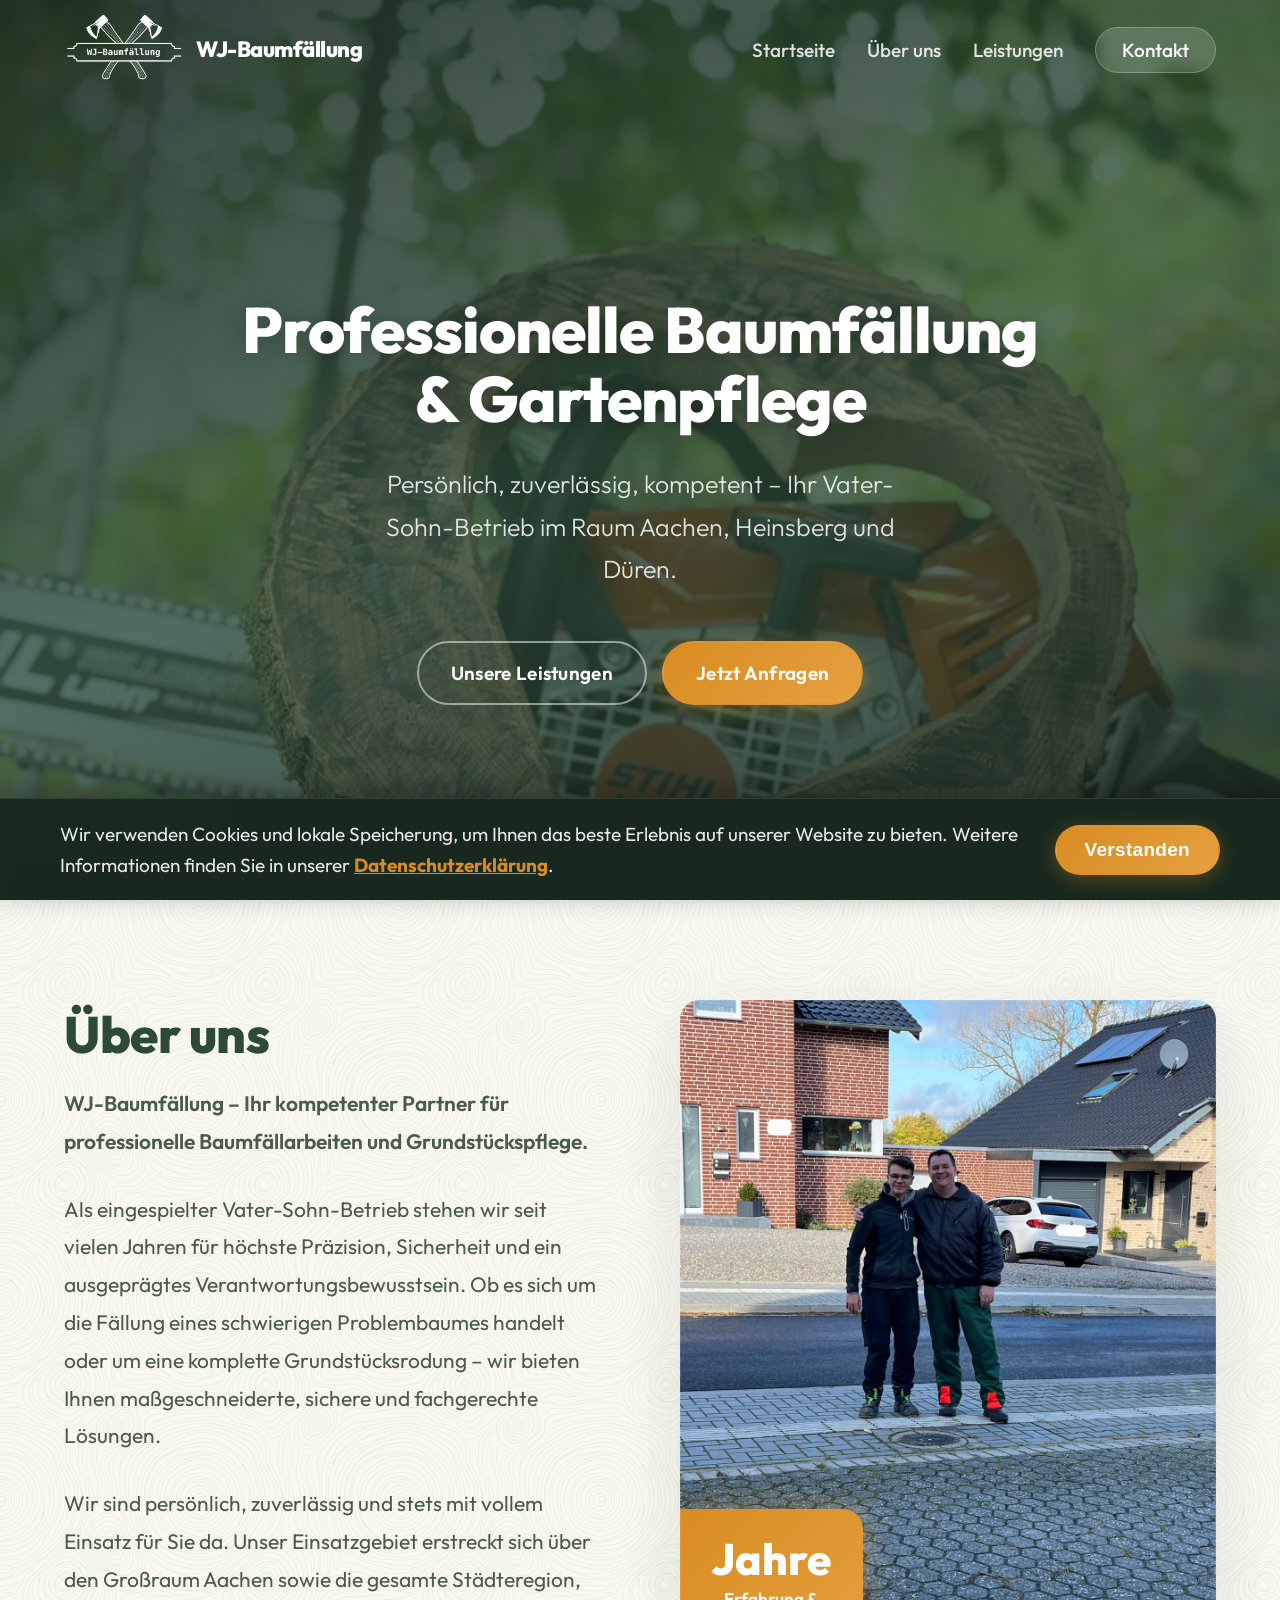
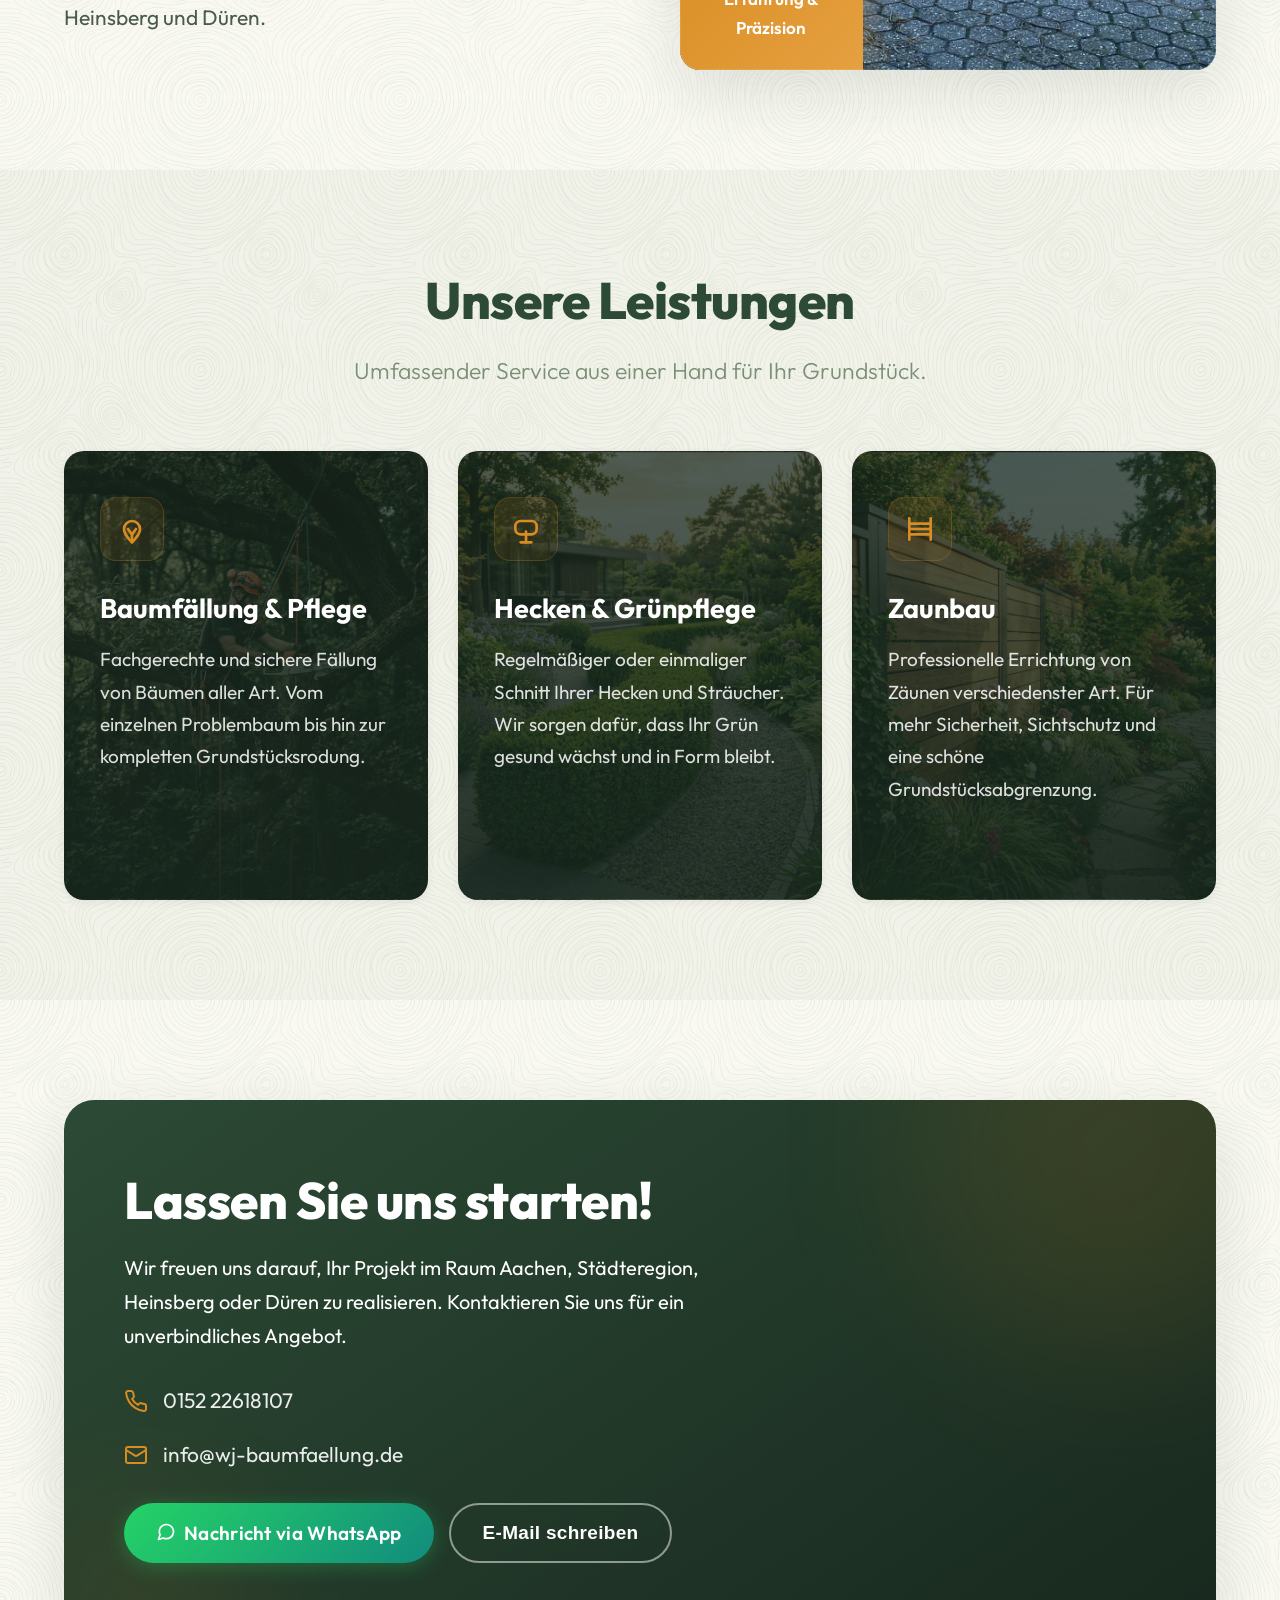
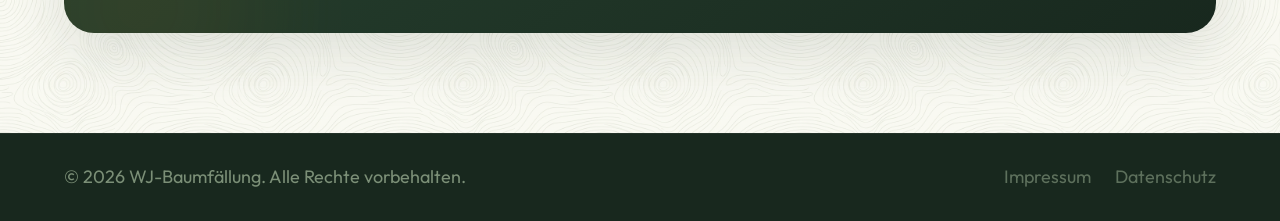
<file: index.html>
<!DOCTYPE html>
<html lang="de">
<head>
    <meta charset="UTF-8">
    <meta name="viewport" content="width=device-width, initial-scale=1.0">
    <title>WJ-Baumfällung | Professionelle Baumfällarbeiten & Grundstückspflege</title>
    <meta name="description" content="WJ-Baumfällung – Ihr kompetenter Partner für professionelle Baumfällarbeiten und Grundstückspflege in Aachen, Heinsberg und Düren.">
    <link rel="stylesheet" href="style.css?v=1.1">
    <!-- Google Fonts: Outfit -->
    <link href="https://fonts.googleapis.com/css2?family=Outfit:wght@300;400;600;800&display=swap" rel="stylesheet">
</head>
<body>

    <!-- Navigation -->
    <nav class="navbar" id="navbar">
        <div class="nav-container">
            <a href="#" class="logo-link">
                <img src="Logo.svg" alt="WJ-Baumfällung Logo" class="logo">
                <span class="logo-text">WJ-Baumfällung</span>
            </a>
            <div class="hamburger" id="hamburger">
                <span></span>
                <span></span>
                <span></span>
            </div>
            <ul class="nav-links" id="nav-links">
                <li><a href="#home">Startseite</a></li>
                <li><a href="#about">Über uns</a></li>
                <li><a href="#services">Leistungen</a></li>
                <li><a href="#contact" class="btn-nav">Kontakt</a></li>
            </ul>
        </div>
    </nav>

    <!-- Hero-Bereich (Startseite) -->
    <section id="home" class="hero">
        <div class="hero-content">
            <h1 class="hero-title">Professionelle Baumfällung & Gartenpflege</h1>
            <p class="hero-subtitle">Persönlich, zuverlässig, kompetent – Ihr Vater-Sohn-Betrieb im Raum Aachen, Heinsberg und Düren.</p>
            <div class="hero-buttons">
                <a href="#services" class="btn btn-outline">Unsere Leistungen</a>
                <a href="#contact" class="btn btn-primary">Jetzt Anfragen</a>
            </div>
        </div>
        <div class="hero-bg"></div>
    </section>

    <!-- Über uns-Bereich -->
    <section id="about" class="about section-padding section-pattern">
        <div class="container">
            <div class="about-grid">
                <div class="about-text reveal">
                    <h2 class="section-title">Über uns</h2>
                    <p class="lead">WJ-Baumfällung – Ihr kompetenter Partner für professionelle Baumfällarbeiten und Grundstückspflege.</p>
                    <p>Als eingespielter Vater-Sohn-Betrieb stehen wir seit vielen Jahren für höchste Präzision, Sicherheit und ein ausgeprägtes Verantwortungsbewusstsein. Ob es sich um die Fällung eines schwierigen Problembaumes handelt oder um eine komplette Grundstücksrodung – wir bieten Ihnen maßgeschneiderte, sichere und fachgerechte Lösungen.</p>
                    <p>Wir sind persönlich, zuverlässig und stets mit vollem Einsatz für Sie da. Unser Einsatzgebiet erstreckt sich über den Großraum Aachen sowie die gesamte Städteregion, Heinsberg und Düren.</p>
                </div>
                <div class="about-image-wrapper reveal reveal-delay-2">
                    <!-- We use one of the images as a placeholder for the about section -->
                    <img src="VuS.jpg" alt="Vater und Sohn bei der Arbeit" class="about-img">
                    <div class="experience-badge">
                        <span class="years">Jahre</span>
                        <span class="text">Erfahrung &<br>Präzision</span>
                    </div>
                </div>
            </div>
        </div>
    </section>

    <!-- Leistungs-Bereich -->
    <section id="services" class="services section-padding bg-light section-pattern">
        <div class="container">
            <div class="section-header center">
                <h2 class="section-title reveal">Unsere Leistungen</h2>
                <p class="section-subtitle reveal reveal-delay-1">Umfassender Service aus einer Hand für Ihr Grundstück.</p>
            </div>
            <div class="services-grid">
                <!-- Service 1 -->
                <div class="service-card reveal reveal-delay-1" data-gallery="Baumfaellung" data-gallery-title="Baumfällung &amp; Pflege">
                    <div class="service-icon">
                        <svg xmlns="http://www.w3.org/2000/svg" width="32" height="32" viewBox="0 0 24 24" fill="none" stroke="currentColor" stroke-width="2" stroke-linecap="round" stroke-linejoin="round"><path d="M12 22v-6"/><path d="M12 16L9 12"/><path d="M12 16l3-4"/><path d="M6 12a6 6 0 1 1 12 0c0 4-6 10-6 10s-6-6-6-10Z"/></svg>
                    </div>
                    <h3 class="service-title">Baumfällung &amp; Pflege</h3>
                    <p class="service-desc">Fachgerechte und sichere Fällung von Bäumen aller Art. Vom einzelnen Problembaum bis hin zur kompletten Grundstücksrodung.</p>
                    <span class="service-gallery-hint">Galerie ansehen →</span>
                </div>
                <!-- Service 2 -->
                <div class="service-card reveal reveal-delay-2" data-gallery="Hecken" data-gallery-title="Hecken &amp; Grünpflege">
                    <div class="service-icon">
                        <svg xmlns="http://www.w3.org/2000/svg" width="32" height="32" viewBox="0 0 24 24" fill="none" stroke="currentColor" stroke-width="2" stroke-linecap="round" stroke-linejoin="round"><path d="M4 10a4 4 0 0 1 4-4h8a4 4 0 0 1 4 4v2a4 4 0 0 1-4 4H8a4 4 0 0 1-4-4v-2Z"/><path d="M12 14v8"/><path d="M8 22h8"/></svg>
                    </div>
                    <h3 class="service-title">Hecken &amp; Grünpflege</h3>
                    <p class="service-desc">Regelmäßiger oder einmaliger Schnitt Ihrer Hecken und Sträucher. Wir sorgen dafür, dass Ihr Grün gesund wächst und in Form bleibt.</p>
                    <span class="service-gallery-hint">Galerie ansehen →</span>
                </div>
                <!-- Service 3 -->
                <div class="service-card reveal reveal-delay-3" data-gallery="Zaun" data-gallery-title="Zaunbau">
                    <div class="service-icon">
                        <svg xmlns="http://www.w3.org/2000/svg" width="32" height="32" viewBox="0 0 24 24" fill="none" stroke="currentColor" stroke-width="2" stroke-linecap="round" stroke-linejoin="round"><path d="M4 4v16"/><path d="M20 4v16"/><path d="M4 12h16"/><path d="M4 8h16"/><path d="M4 16h16"/></svg>
                    </div>
                    <h3 class="service-title">Zaunbau</h3>
                    <p class="service-desc">Professionelle Errichtung von Zäunen verschiedenster Art. Für mehr Sicherheit, Sichtschutz und eine schöne Grundstücksabgrenzung.</p>
                    <span class="service-gallery-hint">Galerie ansehen →</span>
                </div>
            </div>
        </div>
    </section>

    <!-- Galerie-Modal für Leistungen -->
    <div id="service-gallery-modal" class="service-gallery-modal">
        <div class="sgm-header">
            <h2 id="sgm-title" class="sgm-title"></h2>
            <span id="sgm-close" class="sgm-close">&times;</span>
        </div>
        <div class="sgm-grid" id="sgm-grid">
            <!-- Bilder werden per JS eingefügt -->
        </div>
    </div>

    <!-- Lightbox für die Einzelbildansicht -->
    <div id="lightbox" class="lightbox">
        <span class="lightbox-close">&times;</span>
        <img class="lightbox-content" id="lightbox-img">
    </div>

    <!-- Kontakt-Bereich -->
    <section id="contact" class="contact section-padding section-pattern">
        <div class="container">
            <div class="contact-box reveal">
                <div class="contact-info">
                    <h2 class="section-title text-white">Lassen Sie uns starten!</h2>
                    <p class="text-white">Wir freuen uns darauf, Ihr Projekt im Raum Aachen, Städteregion, Heinsberg oder Düren zu realisieren. Kontaktieren Sie uns für ein unverbindliches Angebot.</p>
                    <ul class="contact-details">
                        <li>
                            <svg xmlns="http://www.w3.org/2000/svg" width="24" height="24" viewBox="0 0 24 24" fill="none" stroke="currentColor" stroke-width="2" stroke-linecap="round" stroke-linejoin="round"><path d="M22 16.92v3a2 2 0 0 1-2.18 2 19.79 19.79 0 0 1-8.63-3.07 19.5 19.5 0 0 1-6-6 19.79 19.79 0 0 1-3.07-8.67A2 2 0 0 1 4.11 2h3a2 2 0 0 1 2 1.72 12.84 12.84 0 0 0 .7 2.81 2 2 0 0 1-.45 2.11L8.09 9.91a16 16 0 0 0 6 6l1.27-1.27a2 2 0 0 1 2.11-.45 12.84 12.84 0 0 0 2.81.7A2 2 0 0 1 22 16.92z"/></svg>
                            <span>0152 22618107</span>
                        </li>
                        <li>
                            <svg xmlns="http://www.w3.org/2000/svg" width="24" height="24" viewBox="0 0 24 24" fill="none" stroke="currentColor" stroke-width="2" stroke-linecap="round" stroke-linejoin="round"><rect width="20" height="16" x="2" y="4" rx="2"/><path d="m22 7-8.97 5.7a1.94 1.94 0 0 1-2.06 0L2 7"/></svg>
                            <span>info@wj-baumfaellung.de</span>
                        </li>
                    </ul>
                    <div style="margin-top: 30px; display: flex; gap: 15px; flex-wrap: wrap;">
                        <a href="https://wa.me/4915222618107" target="_blank" rel="noopener noreferrer" class="btn btn-whatsapp">
                            <svg xmlns="http://www.w3.org/2000/svg" width="20" height="20" viewBox="0 0 24 24" fill="none" stroke="currentColor" stroke-width="2" stroke-linecap="round" stroke-linejoin="round" style="margin-right: 8px; vertical-align: middle; margin-top: -2px;"><path d="M21 11.5a8.38 8.38 0 0 1-.9 3.8 8.5 8.5 0 0 1-7.6 4.7 8.38 8.38 0 0 1-3.8-.9L3 21l1.9-5.7a8.38 8.38 0 0 1-.9-3.8 8.5 8.5 0 0 1 4.7-7.6 8.38 8.38 0 0 1 3.8-.9h.5a8.48 8.48 0 0 1 8 8v.5z"/></svg>
                            Nachricht via WhatsApp
                        </a>
                        <button id="toggle-email-form" class="btn btn-outline" style="border-color: rgba(255,255,255,0.5);">
                            E-Mail schreiben
                        </button>
                    </div>

                    <!-- Email Form -->
                    <div id="email-form-container" class="email-form-container">
                        <form id="contact-form">
                            <div class="form-group">
                                <label for="form-email">Ihre E-Mail</label>
                                <input type="email" id="form-email" placeholder="mail@beispiel.de" required>
                            </div>
                            <div class="form-group">
                                <label for="form-subject">Anlass / Titel</label>
                                <input type="text" id="form-subject" placeholder="z.B. Baumfällung Anfrage" required>
                            </div>
                            <div class="form-group">
                                <label for="form-body">Ihre Nachricht</label>
                                <textarea id="form-body" rows="4" placeholder="Schreiben Sie hier Ihr Anliegen..." required></textarea>
                            </div>
                            <button type="submit" class="btn btn-primary" style="width: 100%;">Abschicken</button>
                        </form>
                    </div>
                </div>
            </div>
        </div>
    </section>

    <!-- Footer-Bereich -->
    <footer class="footer">
        <div class="container footer-bottom">
            <p>&copy; <span id="year"></span> WJ-Baumfällung. Alle Rechte vorbehalten.</p>
            <div class="footer-links">
                <a href="impressum.html">Impressum</a>
                <a href="datenschutz.html">Datenschutz</a>
            </div>
        </div>
    </footer>

    <!-- Cookie Banner -->
    <div id="cookie-banner" class="cookie-banner">
        <div class="cookie-content">
            <p>Wir verwenden Cookies und lokale Speicherung, um Ihnen das beste Erlebnis auf unserer Website zu bieten. Weitere Informationen finden Sie in unserer <a href="datenschutz.html">Datenschutzerklärung</a>.</p>
            <div class="cookie-buttons">
                <button id="accept-cookies" class="btn btn-primary btn-sm">Verstanden</button>
            </div>
        </div>
    </div>

    <!-- Skripte -->
    <script src="script.js?v=1.1"></script>
</body>
</html>

<!--

 __  __    _    ____  _____  __        _____ _____ _   _   _     _____     _______
|  \/  |  / \  |  _ \| ____| \ \      / /_ _|_   _| | | | | |   / _ \ \   / / ____|
| |\/| | / _ \ | | | |  _|    \ \ /\ / / | |  | | | |_| | | |  | | | \ \ / /|  _|
| |  | |/ ___ \| |_| | |___    \ V  V /  | |  | | |  _  | | |__| |_| |\ V / | |___
|_|  |_/_/   \_\____/|_____|    \_/\_/  |___| |_| |_| |_| |_____\___/  \_/  |_____|

 ______   __   __  ____    _    ____    _    ____   ___   ___  _______   __
| __ ) \ / /  | __ )  / \  | __ )  / \  | __ ) / _ \ / _ \| ____\ \ / /
|  _ \\ V /   |  _ \ / _ \ |  _ \ / _ \ |  _ \| | | | | | |  _|  \ V /
| |_) || |    | |_) / ___ \| |_) / ___ \| |_) | |_| | |_| | |___  | |
|____/ |_|    |____/_/   \_\____/_/   \_\____/ \___/ \___/|_____| |_|

-->
</file>
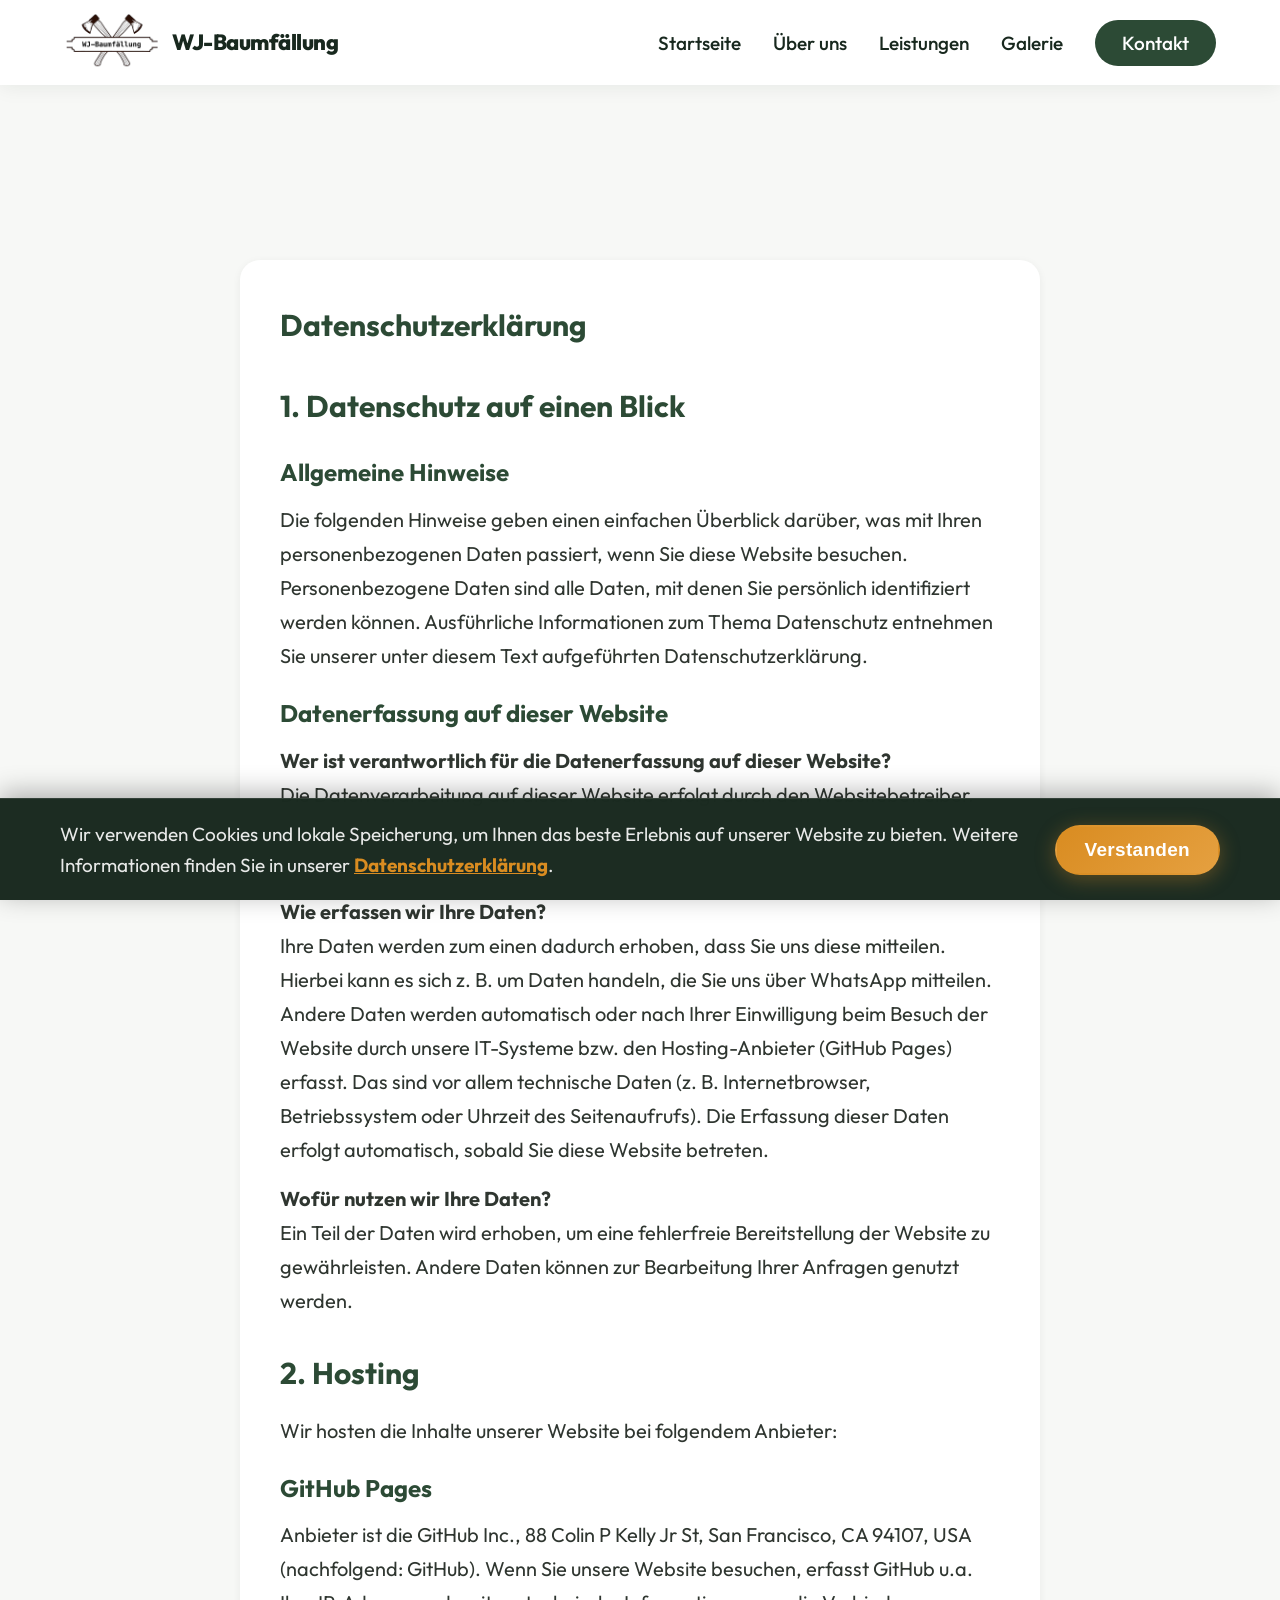
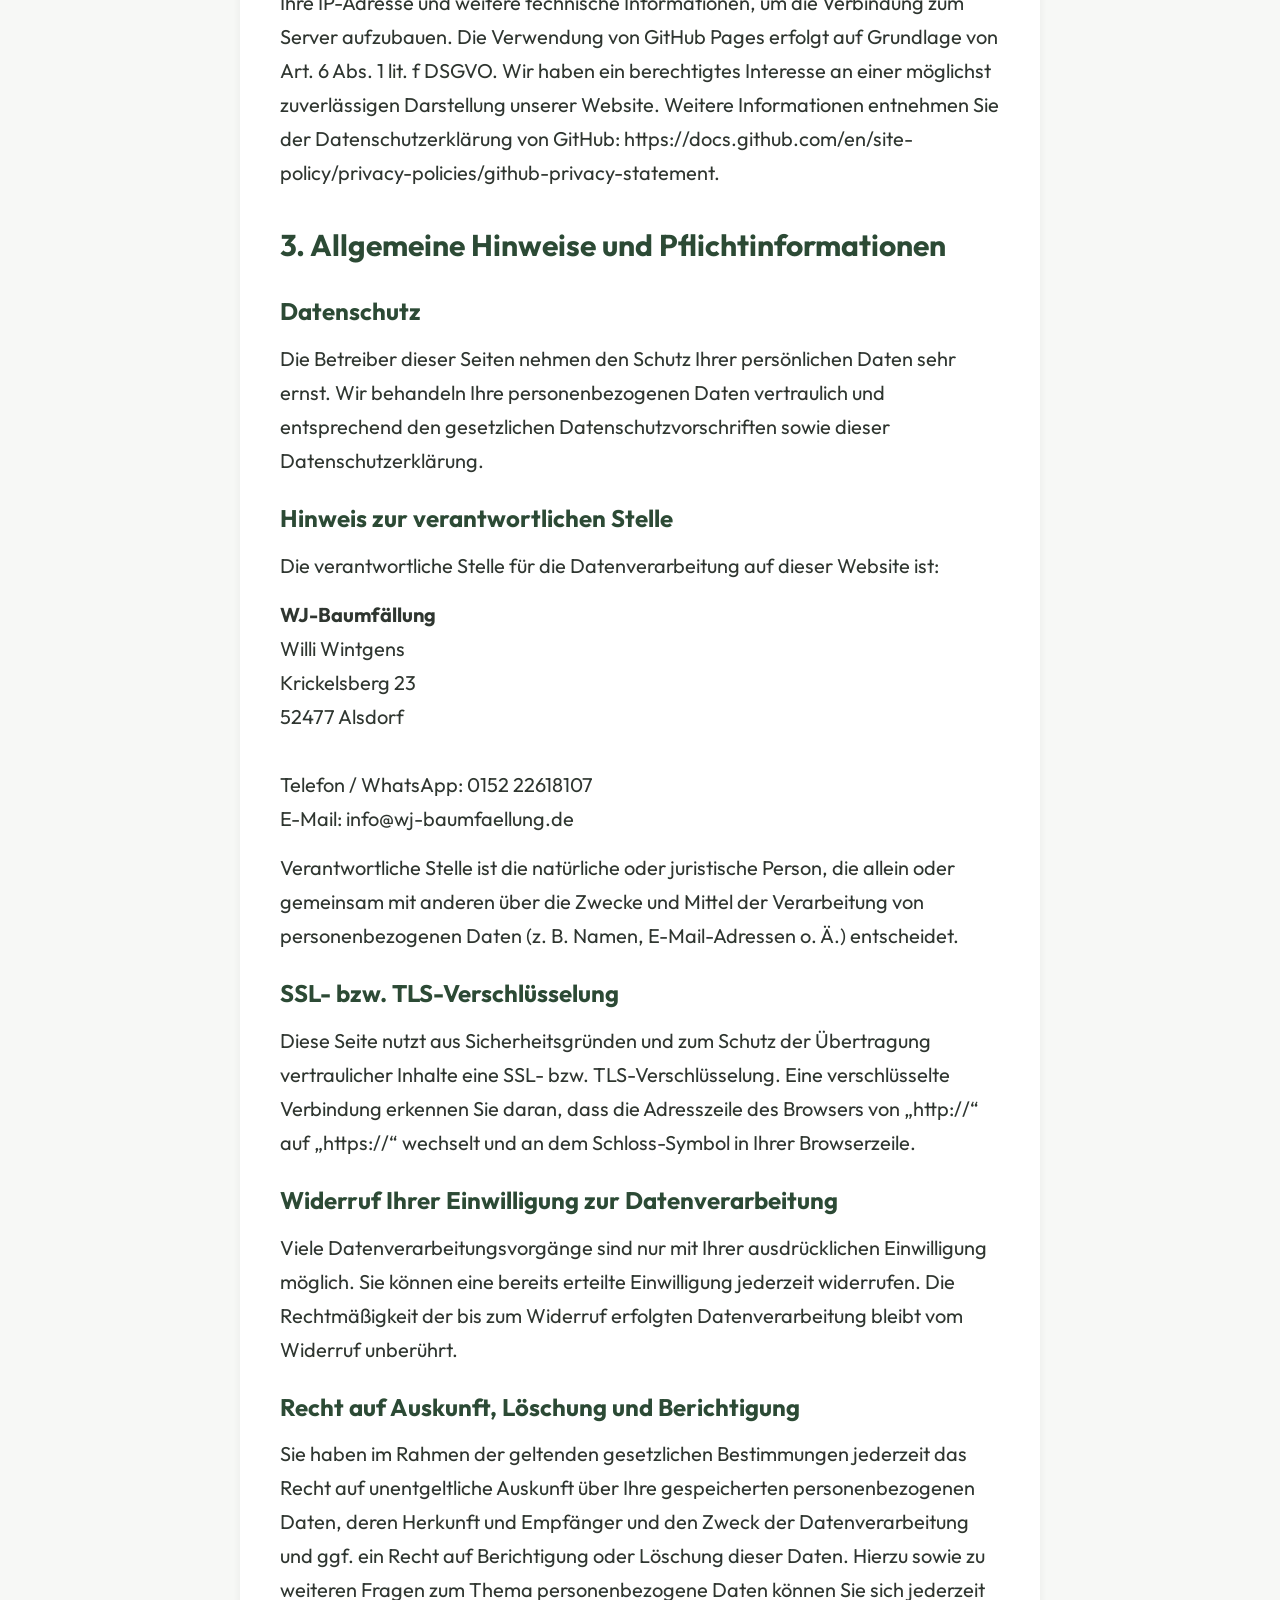
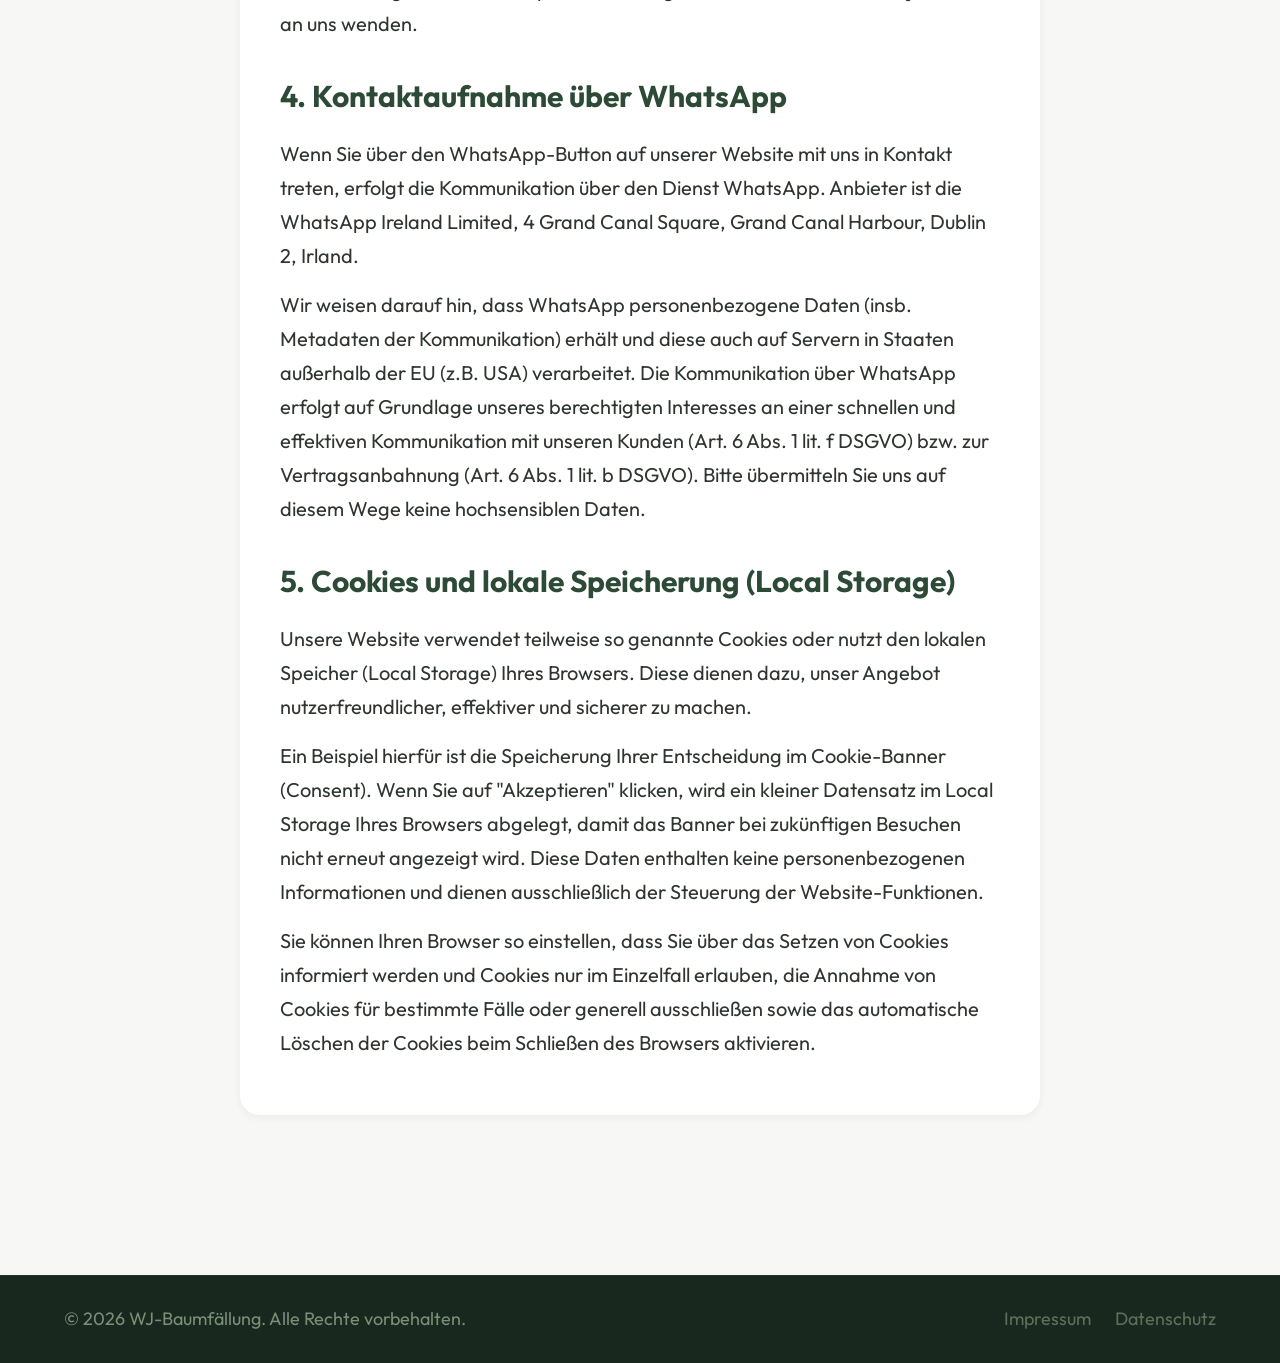
<file: datenschutz.html>
<!DOCTYPE html>
<html lang="de">
<head>
    <meta charset="UTF-8">
    <meta name="viewport" content="width=device-width, initial-scale=1.0">
    <title>Datenschutzerklärung | WJ-Baumfällung</title>
    <meta name="description" content="Datenschutzerklärung der WJ-Baumfällung">
    <link rel="stylesheet" href="style.css?v=1.1">
    <link href="https://fonts.googleapis.com/css2?family=Outfit:wght@300;400;600;800&display=swap" rel="stylesheet">
    <style>
        body { 
            padding-top: var(--nav-height); 
            display: flex;
            flex-direction: column;
            min-height: 100vh;
        }
        section {
            flex: 1;
        }
        .legal-content {
            max-width: 800px;
            margin: 60px auto;
            background: #fff;
            padding: 40px;
            border-radius: 20px;
            box-shadow: var(--shadow-sm);
        }
        .legal-content h1 {
            color: var(--color-2);
            margin-bottom: 30px;
        }
        .legal-content h2 {
            color: var(--color-2);
            margin-top: 30px;
            margin-bottom: 15px;
            font-size: 1.5rem;
        }
        .legal-content h3 {
            color: var(--color-2);
            margin-top: 20px;
            margin-bottom: 10px;
            font-size: 1.2rem;
        }
        .legal-content p, .legal-content ul {
            margin-bottom: 15px;
        }
        .legal-content ul {
            padding-left: 20px;
        }
        @media (max-width: 768px) {
            .legal-content {
                margin: 30px 20px;
                padding: 25px;
            }
            .legal-content h1 {
                font-size: 2rem;
            }
        }
    </style>
</head>
<body class="bg-light">

    <!-- Navigation -->
    <nav class="navbar scrolled" id="navbar">
        <div class="nav-container">
            <a href="index.html" class="logo-link">
                <img src="Logo.svg" alt="WJ-Baumfällung Logo" class="logo">
                <span class="logo-text">WJ-Baumfällung</span>
            </a>
            <div class="hamburger" id="hamburger">
                <span></span>
                <span></span>
                <span></span>
            </div>
            <ul class="nav-links" id="nav-links">
                <li><a href="index.html#home">Startseite</a></li>
                <li><a href="index.html#about">Über uns</a></li>
                <li><a href="index.html#services">Leistungen</a></li>
                <li><a href="index.html#gallery">Galerie</a></li>
                <li><a href="index.html#contact" class="btn-nav">Kontakt</a></li>
            </ul>
        </div>
    </nav>

    <!-- Inhalt -->
    <section class="section-padding">
        <div class="container">
            <div class="legal-content">
                <h1>Datenschutzerklärung</h1>

                <h2>1. Datenschutz auf einen Blick</h2>
                <h3>Allgemeine Hinweise</h3>
                <p>Die folgenden Hinweise geben einen einfachen Überblick darüber, was mit Ihren personenbezogenen Daten passiert, wenn Sie diese Website besuchen. Personenbezogene Daten sind alle Daten, mit denen Sie persönlich identifiziert werden können. Ausführliche Informationen zum Thema Datenschutz entnehmen Sie unserer unter diesem Text aufgeführten Datenschutzerklärung.</p>

                <h3>Datenerfassung auf dieser Website</h3>
                <p><strong>Wer ist verantwortlich für die Datenerfassung auf dieser Website?</strong><br>
                Die Datenverarbeitung auf dieser Website erfolgt durch den Websitebetreiber. Dessen Kontaktdaten können Sie dem Abschnitt „Hinweis zur Verantwortlichen Stelle“ in dieser Datenschutzerklärung entnehmen.</p>
                <p><strong>Wie erfassen wir Ihre Daten?</strong><br>
                Ihre Daten werden zum einen dadurch erhoben, dass Sie uns diese mitteilen. Hierbei kann es sich z. B. um Daten handeln, die Sie uns über WhatsApp mitteilen.<br>
                Andere Daten werden automatisch oder nach Ihrer Einwilligung beim Besuch der Website durch unsere IT-Systeme bzw. den Hosting-Anbieter (GitHub Pages) erfasst. Das sind vor allem technische Daten (z. B. Internetbrowser, Betriebssystem oder Uhrzeit des Seitenaufrufs). Die Erfassung dieser Daten erfolgt automatisch, sobald Sie diese Website betreten.</p>
                <p><strong>Wofür nutzen wir Ihre Daten?</strong><br>
                Ein Teil der Daten wird erhoben, um eine fehlerfreie Bereitstellung der Website zu gewährleisten. Andere Daten können zur Bearbeitung Ihrer Anfragen genutzt werden.</p>

                <h2>2. Hosting</h2>
                <p>Wir hosten die Inhalte unserer Website bei folgendem Anbieter:</p>
                <h3>GitHub Pages</h3>
                <p>Anbieter ist die GitHub Inc., 88 Colin P Kelly Jr St, San Francisco, CA 94107, USA (nachfolgend: GitHub). Wenn Sie unsere Website besuchen, erfasst GitHub u.a. Ihre IP-Adresse und weitere technische Informationen, um die Verbindung zum Server aufzubauen. Die Verwendung von GitHub Pages erfolgt auf Grundlage von Art. 6 Abs. 1 lit. f DSGVO. Wir haben ein berechtigtes Interesse an einer möglichst zuverlässigen Darstellung unserer Website. Weitere Informationen entnehmen Sie der Datenschutzerklärung von GitHub: <a href="https://docs.github.com/en/site-policy/privacy-policies/github-privacy-statement" target="_blank" rel="noopener">https://docs.github.com/en/site-policy/privacy-policies/github-privacy-statement</a>.</p>

                <h2>3. Allgemeine Hinweise und Pflichtinformationen</h2>
                <h3>Datenschutz</h3>
                <p>Die Betreiber dieser Seiten nehmen den Schutz Ihrer persönlichen Daten sehr ernst. Wir behandeln Ihre personenbezogenen Daten vertraulich und entsprechend den gesetzlichen Datenschutzvorschriften sowie dieser Datenschutzerklärung.</p>

                <h3>Hinweis zur verantwortlichen Stelle</h3>
                <p>Die verantwortliche Stelle für die Datenverarbeitung auf dieser Website ist:</p>
                <p>
                    <strong>WJ-Baumfällung</strong><br>
                    Willi Wintgens<br>
                    Krickelsberg 23<br>
                    52477 Alsdorf<br><br>
                    Telefon / WhatsApp: 0152 22618107<br>
                    E-Mail: info@wj-baumfaellung.de
                </p>
                <p>Verantwortliche Stelle ist die natürliche oder juristische Person, die allein oder gemeinsam mit anderen über die Zwecke und Mittel der Verarbeitung von personenbezogenen Daten (z. B. Namen, E-Mail-Adressen o. Ä.) entscheidet.</p>

                <h3>SSL- bzw. TLS-Verschlüsselung</h3>
                <p>Diese Seite nutzt aus Sicherheitsgründen und zum Schutz der Übertragung vertraulicher Inhalte eine SSL- bzw. TLS-Verschlüsselung. Eine verschlüsselte Verbindung erkennen Sie daran, dass die Adresszeile des Browsers von „http://“ auf „https://“ wechselt und an dem Schloss-Symbol in Ihrer Browserzeile.</p>

                <h3>Widerruf Ihrer Einwilligung zur Datenverarbeitung</h3>
                <p>Viele Datenverarbeitungsvorgänge sind nur mit Ihrer ausdrücklichen Einwilligung möglich. Sie können eine bereits erteilte Einwilligung jederzeit widerrufen. Die Rechtmäßigkeit der bis zum Widerruf erfolgten Datenverarbeitung bleibt vom Widerruf unberührt.</p>

                <h3>Recht auf Auskunft, Löschung und Berichtigung</h3>
                <p>Sie haben im Rahmen der geltenden gesetzlichen Bestimmungen jederzeit das Recht auf unentgeltliche Auskunft über Ihre gespeicherten personenbezogenen Daten, deren Herkunft und Empfänger und den Zweck der Datenverarbeitung und ggf. ein Recht auf Berichtigung oder Löschung dieser Daten. Hierzu sowie zu weiteren Fragen zum Thema personenbezogene Daten können Sie sich jederzeit an uns wenden.</p>

                <h2>4. Kontaktaufnahme über WhatsApp</h2>
                <p>Wenn Sie über den WhatsApp-Button auf unserer Website mit uns in Kontakt treten, erfolgt die Kommunikation über den Dienst WhatsApp. Anbieter ist die WhatsApp Ireland Limited, 4 Grand Canal Square, Grand Canal Harbour, Dublin 2, Irland.</p>
                <p>Wir weisen darauf hin, dass WhatsApp personenbezogene Daten (insb. Metadaten der Kommunikation) erhält und diese auch auf Servern in Staaten außerhalb der EU (z.B. USA) verarbeitet. Die Kommunikation über WhatsApp erfolgt auf Grundlage unseres berechtigten Interesses an einer schnellen und effektiven Kommunikation mit unseren Kunden (Art. 6 Abs. 1 lit. f DSGVO) bzw. zur Vertragsanbahnung (Art. 6 Abs. 1 lit. b DSGVO). Bitte übermitteln Sie uns auf diesem Wege keine hochsensiblen Daten.</p>

                <h2>5. Cookies und lokale Speicherung (Local Storage)</h2>
                <p>Unsere Website verwendet teilweise so genannte Cookies oder nutzt den lokalen Speicher (Local Storage) Ihres Browsers. Diese dienen dazu, unser Angebot nutzerfreundlicher, effektiver und sicherer zu machen.</p>
                <p>Ein Beispiel hierfür ist die Speicherung Ihrer Entscheidung im Cookie-Banner (Consent). Wenn Sie auf "Akzeptieren" klicken, wird ein kleiner Datensatz im Local Storage Ihres Browsers abgelegt, damit das Banner bei zukünftigen Besuchen nicht erneut angezeigt wird. Diese Daten enthalten keine personenbezogenen Informationen und dienen ausschließlich der Steuerung der Website-Funktionen.</p>
                <p>Sie können Ihren Browser so einstellen, dass Sie über das Setzen von Cookies informiert werden und Cookies nur im Einzelfall erlauben, die Annahme von Cookies für bestimmte Fälle oder generell ausschließen sowie das automatische Löschen der Cookies beim Schließen des Browsers aktivieren.</p>
            </div>
        </div>
    </section>

    <!-- Footer-Bereich -->
    <footer class="footer">
        <div class="container footer-bottom">
            <p>&copy; <span id="year"></span> WJ-Baumfällung. Alle Rechte vorbehalten.</p>
            <div class="footer-links">
                <a href="impressum.html">Impressum</a>
                <a href="datenschutz.html">Datenschutz</a>
            </div>
        </div>
    </footer>

    <!-- Cookie-Banner -->
    <div id="cookie-banner" class="cookie-banner">
        <div class="cookie-content">
            <p>Wir verwenden Cookies und lokale Speicherung, um Ihnen das beste Erlebnis auf unserer Website zu bieten. Weitere Informationen finden Sie in unserer <a href="datenschutz.html">Datenschutzerklärung</a>.</p>
            <div class="cookie-buttons">
                <button id="accept-cookies" class="btn btn-primary btn-sm">Verstanden</button>
            </div>
        </div>
    </div>

    <script>
        document.getElementById('year').textContent = new Date().getFullYear();
        const hamburger = document.getElementById('hamburger');
        const navLinks = document.getElementById('nav-links');
        if (hamburger) {
            hamburger.addEventListener('click', () => {
                navLinks.classList.toggle('active');
            });
        }
        
        // Cookie Banner Logic
        const cookieBanner = document.getElementById('cookie-banner');
        const acceptCookiesBtn = document.getElementById('accept-cookies');
        
        if (cookieBanner && acceptCookiesBtn) {
            if (!localStorage.getItem('cookiesAccepted')) {
                setTimeout(() => {
                    cookieBanner.classList.add('show');
                }, 1000);
            }
            acceptCookiesBtn.addEventListener('click', () => {
                localStorage.setItem('cookiesAccepted', 'true');
                cookieBanner.classList.remove('show');
            });
        }
    </script>
</body>
</html>
</file>
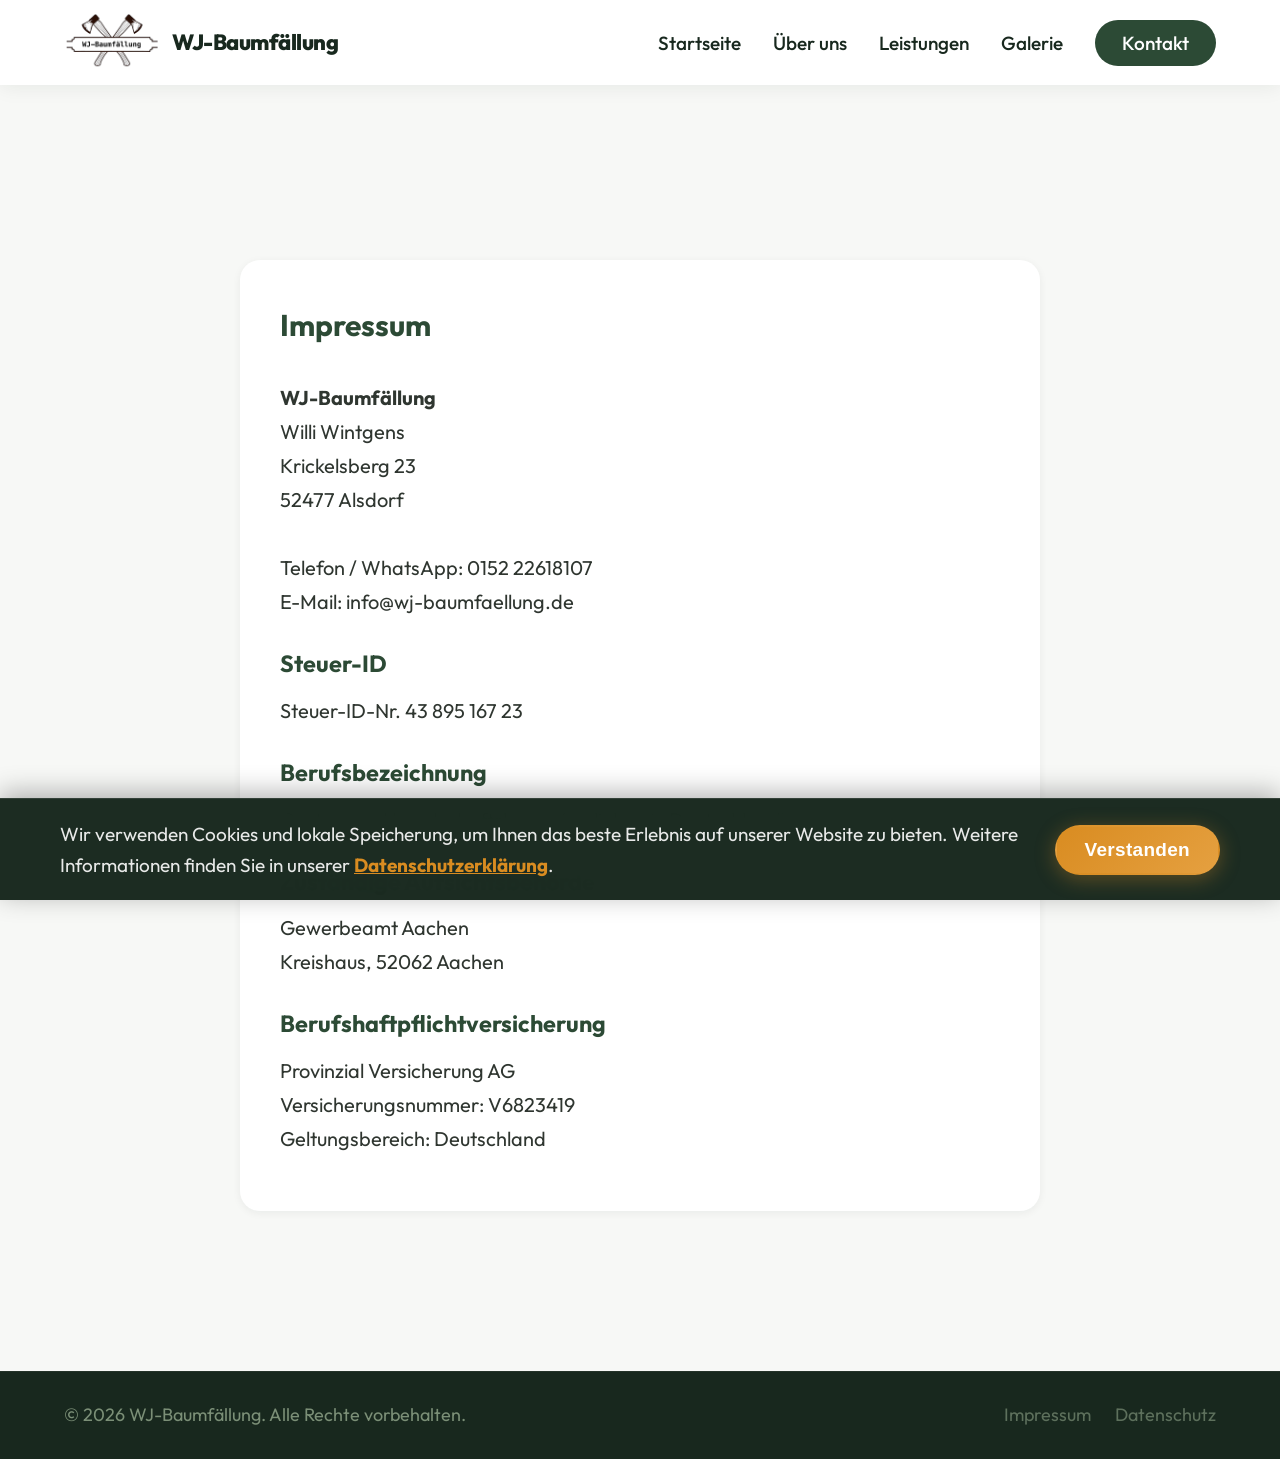
<file: impressum.html>
<!DOCTYPE html>
<html lang="de">
<head>
    <meta charset="UTF-8">
    <meta name="viewport" content="width=device-width, initial-scale=1.0">
    <title>Impressum | WJ-Baumfällung</title>
    <meta name="description" content="Impressum der WJ-Baumfällung">
    <link rel="stylesheet" href="style.css?v=1.1">
    <!-- Google Fonts: Outfit -->
    <link href="https://fonts.googleapis.com/css2?family=Outfit:wght@300;400;600;800&display=swap" rel="stylesheet">
    <style>
        /* Specific adjustments for subpages */
        body { 
            padding-top: var(--nav-height); 
            display: flex;
            flex-direction: column;
            min-height: 100vh;
        }
        section {
            flex: 1;
        }
        .legal-content {
            max-width: 800px;
            margin: 60px auto;
            background: #fff;
            padding: 40px;
            border-radius: 20px;
            box-shadow: var(--shadow-sm);
        }
        .legal-content h1 {
            color: var(--color-2);
            margin-bottom: 30px;
        }
        .legal-content h3 {
            color: var(--color-2);
            margin-top: 25px;
            margin-bottom: 10px;
        }
        .legal-content p {
            margin-bottom: 15px;
        }
        @media (max-width: 768px) {
            .legal-content {
                margin: 30px 20px;
                padding: 25px;
            }
            .legal-content h1 {
                font-size: 2rem;
            }
        }
    </style>
</head>
<body class="bg-light">

    <!-- Navigation -->
    <nav class="navbar scrolled" id="navbar">
        <div class="nav-container">
            <a href="index.html" class="logo-link">
                <img src="Logo.svg" alt="WJ-Baumfällung Logo" class="logo">
                <span class="logo-text">WJ-Baumfällung</span>
            </a>
            <div class="hamburger" id="hamburger">
                <span></span>
                <span></span>
                <span></span>
            </div>
            <ul class="nav-links" id="nav-links">
                <li><a href="index.html#home">Startseite</a></li>
                <li><a href="index.html#about">Über uns</a></li>
                <li><a href="index.html#services">Leistungen</a></li>
                <li><a href="index.html#gallery">Galerie</a></li>
                <li><a href="index.html#contact" class="btn-nav">Kontakt</a></li>
            </ul>
        </div>
    </nav>

    <!-- Inhalt -->
    <section class="section-padding">
        <div class="container">
            <div class="legal-content">
                <h1>Impressum</h1>

                <p>
                    <strong>WJ-Baumfällung</strong><br>
                    Willi Wintgens<br>
                    Krickelsberg 23<br>
                    52477 Alsdorf<br><br>
                    Telefon / WhatsApp: 0152 22618107<br>
                    E-Mail: info@wj-baumfaellung.de
                </p>
                
                <h3>Steuer-ID</h3>
                <p>Steuer-ID-Nr. 43 895 167 23</p>

                <h3>Berufsbezeichnung</h3>
                <p>Garten‑ und Landschaftsbauer (verliehen in Deutschland)</p>

                <h3>Zuständige Aufsichtsbehörde</h3>
                <p>
                    Gewerbeamt Aachen<br>
                    Kreishaus, 52062 Aachen
                </p>

                <h3>Berufshaftpflichtversicherung</h3>
                <p>
                    Provinzial Versicherung AG <br>
                    Versicherungsnummer: V6823419<br>
                    Geltungsbereich: Deutschland
                </p>
            </div>
        </div>
    </section>

    <!-- Footer-Bereich -->
    <footer class="footer">
        <div class="container footer-bottom">
            <p>&copy; <span id="year"></span> WJ-Baumfällung. Alle Rechte vorbehalten.</p>
            <div class="footer-links">
                <a href="impressum.html">Impressum</a>
                <a href="datenschutz.html">Datenschutz</a>
            </div>
        </div>
    </footer>

    <!-- Cookie-Banner -->
    <div id="cookie-banner" class="cookie-banner">
        <div class="cookie-content">
            <p>Wir verwenden Cookies und lokale Speicherung, um Ihnen das beste Erlebnis auf unserer Website zu bieten. Weitere Informationen finden Sie in unserer <a href="datenschutz.html">Datenschutzerklärung</a>.</p>
            <div class="cookie-buttons">
                <button id="accept-cookies" class="btn btn-primary btn-sm">Verstanden</button>
            </div>
        </div>
    </div>

    <script>
        document.getElementById('year').textContent = new Date().getFullYear();
        const hamburger = document.getElementById('hamburger');
        const navLinks = document.getElementById('nav-links');
        if (hamburger) {
            hamburger.addEventListener('click', () => {
                navLinks.classList.toggle('active');
            });
        }
        
        // Cookie Banner Logic
        const cookieBanner = document.getElementById('cookie-banner');
        const acceptCookiesBtn = document.getElementById('accept-cookies');
        
        if (cookieBanner && acceptCookiesBtn) {
            if (!localStorage.getItem('cookiesAccepted')) {
                setTimeout(() => {
                    cookieBanner.classList.add('show');
                }, 1000);
            }
            acceptCookiesBtn.addEventListener('click', () => {
                localStorage.setItem('cookiesAccepted', 'true');
                cookieBanner.classList.remove('show');
            });
        }
    </script>
</body>
</html>
</file>
<file: style.css>
/* ---------- CSS-Variablen ---------- */
:root {
    /* Farbpalette (Wald- & Holz-Thema) */
    --color-1: #18281E; /* Tiefes Waldgrün */
    --color-2: #2C4A35; /* Olivgrün */
    --color-3: #D98C21; /* Warmer Bernstein-Akzent */
    --color-4: #7B8F77; /* Gedecktes Salbeigrün */
    --color-5: #F5EFEB; /* Warmes Cremeweiß */

    --bg-light: #F7F8F6;
    --text-main: #2F3630;
    --text-dark: var(--color-1);
    --text-light: #ffffff;
    
    /* Typografie */
    --font-main: 'Outfit', 'Inter', 'Segoe UI', sans-serif;
    
    /* Abstände & Größen */
    --nav-height: 100px;
    --section-pad: 100px 0;
    
    /* Effekte */
    --transition: all 0.35s cubic-bezier(0.25, 0.46, 0.45, 0.94);
    --transition-fast: all 0.2s ease;
    --shadow-sm: 0 2px 8px rgba(24, 40, 30, 0.06);
    --shadow-md: 0 8px 30px rgba(24, 40, 30, 0.08);
    --shadow-lg: 0 20px 60px rgba(24, 40, 30, 0.12);
    --shadow-glow: 0 0 40px rgba(217, 140, 33, 0.15);
    --radius-sm: 12px;
    --radius-md: 20px;
    --radius-lg: 30px;
}

/* ---------- Reset & Basis ---------- */
* {
    margin: 0;
    padding: 0;
    box-sizing: border-box;
}

html {
    scroll-behavior: smooth;
    scroll-padding-top: var(--nav-height);
    font-size: 125%;
}

.section-pattern {
    position: relative;
    z-index: 1;
}

.section-pattern::before {
    content: '';
    position: absolute;
    inset: 0;
    background-image: url('pattern.png');
    background-size: 400px;
    background-repeat: repeat;
    opacity: 0.7;
    mix-blend-mode: multiply;
    z-index: -1;
    pointer-events: none;
}

body {
    font-family: var(--font-main);
    color: var(--text-main);
    line-height: 1.7;
    background-color: #ffffff;
    overflow-x: hidden;
    -webkit-font-smoothing: antialiased;
    -moz-osx-font-smoothing: grayscale;
}

a {
    text-decoration: none;
    color: inherit;
    transition: var(--transition);
}

ul { list-style: none; }

img {
    max-width: 100%;
    height: auto;
    display: block;
}

.container {
    width: 90%;
    max-width: 1200px;
    margin: 0 auto;
}

.section-padding {
    padding: var(--section-pad);
}

.section-title {
    font-size: clamp(2rem, 4vw, 2.8rem);
    color: var(--color-2);
    margin-bottom: 1rem;
    font-weight: 800;
    letter-spacing: -0.5px;
    line-height: 1.2;
}

.section-subtitle {
    font-size: 1.15rem;
    color: var(--color-4);
    margin-bottom: 3rem;
    font-weight: 300;
}

.center { text-align: center; }
.bg-light { background-color: var(--bg-light); }
.text-white { color: var(--text-light) !important; }

/* ---------- Scroll-Reveal-Animationen ---------- */
.reveal {
    opacity: 0;
    transform: translateY(40px);
    transition: opacity 0.8s cubic-bezier(0.16, 1, 0.3, 1),
                transform 0.8s cubic-bezier(0.16, 1, 0.3, 1);
}

.reveal.visible {
    opacity: 1;
    transform: translateY(0);
}

.reveal-delay-1 { transition-delay: 0.1s; }
.reveal-delay-2 { transition-delay: 0.2s; }
.reveal-delay-3 { transition-delay: 0.3s; }

/* ---------- Typografie-Hilfsklassen ---------- */
.lead {
    font-size: 1.2rem;
    font-weight: 600;
    color: var(--color-2);
    margin-bottom: 1.5rem;
    line-height: 1.5;
}

/* ---------- Buttons ---------- */
.btn {
    display: inline-block;
    padding: 14px 32px;
    border-radius: 50px;
    font-weight: 600;
    font-size: 0.95rem;
    text-align: center;
    cursor: pointer;
    transition: var(--transition);
    border: 2px solid transparent;
    letter-spacing: 0.3px;
    position: relative;
    overflow: hidden;
}

.btn::after {
    content: '';
    position: absolute;
    top: 50%;
    left: 50%;
    width: 0;
    height: 0;
    background: rgba(255,255,255,0.15);
    border-radius: 50%;
    transform: translate(-50%, -50%);
    transition: width 0.6s ease, height 0.6s ease;
}

.btn:active::after {
    width: 300px;
    height: 300px;
}

.btn-primary {
    background: linear-gradient(135deg, var(--color-3) 0%, #E5A040 100%);
    color: var(--text-light);
    box-shadow: 0 4px 20px rgba(217, 140, 33, 0.35);
}

.btn-primary:hover {
    transform: translateY(-3px);
    box-shadow: 0 8px 30px rgba(217, 140, 33, 0.45);
}

.btn-outline {
    background-color: transparent;
    color: var(--text-light);
    border-color: rgba(255,255,255,0.5);
    backdrop-filter: blur(4px);
}

.btn-outline:hover {
    background-color: var(--text-light);
    color: var(--color-1);
    border-color: var(--text-light);
    transform: translateY(-3px);
}

.btn-whatsapp {
    background: linear-gradient(135deg, #25D366 0%, #128C7E 100%);
    color: #ffffff !important;
    box-shadow: 0 4px 20px rgba(37, 211, 102, 0.3);
    display: inline-flex;
    align-items: center;
    border: none;
}

.btn-whatsapp:hover {
    transform: translateY(-3px);
    box-shadow: 0 8px 30px rgba(37, 211, 102, 0.4);
}

/* ---------- Navigation ---------- */
.navbar {
    position: fixed;
    top: 0;
    left: 0;
    width: 100%;
    height: var(--nav-height);
    z-index: 1000;
    background: rgba(255, 255, 255, 0);
    backdrop-filter: blur(0px);
    -webkit-backdrop-filter: blur(0px);
    transition: all 0.4s cubic-bezier(0.25, 0.46, 0.45, 0.94);
}

.navbar.scrolled {
    height: 85px;
    background: rgba(255, 255, 255, 0.92);
    backdrop-filter: blur(20px);
    -webkit-backdrop-filter: blur(20px);
    box-shadow: 0 1px 20px rgba(24, 40, 30, 0.08);
}

.nav-container {
    width: 90%;
    max-width: 1200px;
    margin: 0 auto;
    height: 100%;
    display: flex;
    justify-content: space-between;
    align-items: center;
}

.logo-link {
    display: flex;
    align-items: center;
    gap: 12px;
}

.logo {
    height: 75px;
    width: auto;
    transition: var(--transition);
    filter: brightness(0) invert(1);
}

.navbar.scrolled .logo {
    height: 60px;
    filter: none;
}

.logo-text {
    font-size: 1.1rem;
    font-weight: 800;
    color: var(--text-light);
    letter-spacing: -0.5px;
    transition: var(--transition);
}

.navbar.scrolled .logo-text {
    color: var(--color-1);
}

.nav-links {
    display: flex;
    align-items: center;
    gap: 32px;
}

.nav-links a {
    font-weight: 500;
    color: rgba(255,255,255,0.85);
    font-size: 0.95rem;
    position: relative;
    transition: var(--transition);
}

.navbar.scrolled .nav-links a {
    color: var(--color-1);
}

.nav-links a:not(.btn-nav)::after {
    content: '';
    position: absolute;
    bottom: -6px;
    left: 50%;
    width: 0;
    height: 2px;
    background: var(--color-3);
    transition: var(--transition);
    transform: translateX(-50%);
    border-radius: 2px;
}

.nav-links a:not(.btn-nav):hover::after,
.nav-links a.active::after {
    width: 100%;
}

.nav-links a:not(.btn-nav):hover {
    color: var(--text-light);
}

.navbar.scrolled .nav-links a:not(.btn-nav):hover {
    color: var(--color-3);
}

.btn-nav {
    background: rgba(255,255,255,0.15);
    backdrop-filter: blur(10px);
    color: var(--text-light) !important;
    padding: 10px 26px;
    border-radius: 50px;
    border: 1px solid rgba(255,255,255,0.25);
}

.navbar.scrolled .btn-nav {
    background: var(--color-2);
    border-color: transparent;
}

.btn-nav:hover {
    background: var(--color-3) !important;
    color: var(--text-light) !important;
    border-color: transparent;
    transform: translateY(-2px);
}

/* Hamburger-Menü */
.hamburger {
    display: none;
    cursor: pointer;
    flex-direction: column;
    gap: 6px;
    z-index: 10;
}

.hamburger span {
    width: 26px;
    height: 2.5px;
    background-color: var(--text-light);
    transition: var(--transition);
    border-radius: 3px;
}

.navbar.scrolled .hamburger span {
    background-color: var(--color-1);
}

/* ---------- Hero-Bereich ---------- */
.hero {
    height: 100vh;
    min-height: 650px;
    display: flex;
    align-items: center;
    position: relative;
    padding-top: var(--nav-height);
    background-color: var(--color-1);
    overflow: hidden;
}

.hero::before {
    content: '';
    position: absolute;
    top: 0;
    left: 0;
    width: 100%;
    height: 100%;
    background-image: url('BG.jpg');
    background-size: cover;
    background-position: center;
    z-index: 0;
    animation: heroZoom 20s ease-in-out infinite alternate;
}

@keyframes heroZoom {
    0% { transform: scale(1); }
    100% { transform: scale(1.08); }
}

.hero-bg {
    position: absolute;
    top: 0;
    left: 0;
    width: 100%;
    height: 100%;
    background: linear-gradient(
        160deg,
        rgba(24, 40, 30, 0.88) 0%,
        rgba(44, 74, 53, 0.75) 50%,
        rgba(24, 40, 30, 0.85) 100%
    );
    z-index: 1;
}

.hero-content {
    position: relative;
    z-index: 2;
    width: 90%;
    max-width: 800px;
    margin: 0 auto;
    text-align: center;
    color: var(--text-light);
    animation: heroFadeIn 1.2s cubic-bezier(0.16, 1, 0.3, 1) forwards;
}

@keyframes heroFadeIn {
    from {
        opacity: 0;
        transform: translateY(30px);
    }
    to {
        opacity: 1;
        transform: translateY(0);
    }
}

.hero-title {
    font-size: clamp(2.5rem, 5vw, 4.5rem);
    font-weight: 800;
    line-height: 1.08;
    margin-bottom: 1.5rem;
    text-shadow: 0 2px 30px rgba(0,0,0,0.3);
    letter-spacing: -1px;
}

.hero-subtitle {
    font-size: clamp(1.05rem, 2vw, 1.25rem);
    margin-bottom: 2.5rem;
    opacity: 0.85;
    max-width: 560px;
    margin-left: auto;
    margin-right: auto;
    font-weight: 300;
    line-height: 1.7;
}

.hero-buttons {
    display: flex;
    gap: 15px;
    justify-content: center;
}


/* ---------- Über uns-Bereich ---------- */
.about-grid {
    display: grid;
    grid-template-columns: 1fr 1fr;
    gap: 80px;
    align-items: center;
}

.about-text p {
    margin-bottom: 1.5rem;
    font-size: 1.05rem;
    color: #4A5A4D;
    line-height: 1.8;
}

.about-image-wrapper {
    position: relative;
    border-radius: var(--radius-md);
    overflow: hidden;
    box-shadow: var(--shadow-lg);
}

.about-image-wrapper::after {
    content: '';
    position: absolute;
    inset: 0;
    border-radius: var(--radius-md);
    border: 1px solid rgba(255,255,255,0.1);
    pointer-events: none;
}

.about-img {
    width: 100%;
    height: auto;
    object-fit: cover;
    aspect-ratio: 4/5;
    transition: transform 0.8s cubic-bezier(0.16, 1, 0.3, 1);
}

.about-image-wrapper:hover .about-img {
    transform: scale(1.03);
}

.experience-badge {
    position: absolute;
    bottom: -1px;
    left: -1px;
    background: linear-gradient(135deg, var(--color-3) 0%, #E5A040 100%);
    color: white;
    padding: 28px 32px;
    border-radius: 0 var(--radius-md) 0 0;
    display: flex;
    flex-direction: column;
    align-items: center;
    justify-content: center;
    box-shadow: 4px -4px 30px rgba(217, 140, 33, 0.3);
}

.experience-badge .years {
    font-size: 2.2rem;
    font-weight: 800;
    line-height: 1;
}

.experience-badge .text {
    font-size: 0.85rem;
    font-weight: 600;
    text-align: center;
    margin-top: 4px;
}

/* ---------- Leistungs-Bereich ---------- */
.services-grid {
    display: grid;
    grid-template-columns: repeat(auto-fit, minmax(300px, 1fr));
    gap: 30px;
    margin-top: 40px;
}

.service-card {
    background: #ffffff;
    padding: 45px 35px;
    border-radius: var(--radius-md);
    box-shadow: var(--shadow-sm);
    transition: var(--transition);
    border: 1px solid rgba(24, 40, 30, 0.04);
    position: relative;
    overflow: hidden;
    background-size: cover;
    background-position: center;
    z-index: 1;
}

.service-card[data-gallery="Baumfaellung"] {
    background-image: linear-gradient(to bottom, rgba(24, 40, 30, 0.75), rgba(24, 40, 30, 0.9)), url('img/bg_baumfaellung.png');
}

.service-card[data-gallery="Hecken"] {
    background-image: linear-gradient(to bottom, rgba(24, 40, 30, 0.75), rgba(24, 40, 30, 0.9)), url('img/bg_hecken.png');
}

.service-card[data-gallery="Zaun"] {
    background-image: linear-gradient(to bottom, rgba(24, 40, 30, 0.75), rgba(24, 40, 30, 0.9)), url('img/bg_zaunbau.png');
}

.service-card::before {
    content: '';
    position: absolute;
    top: 0;
    left: 0;
    width: 100%;
    height: 4px;
    background: linear-gradient(90deg, var(--color-3) 0%, var(--color-2) 100%);
    transform: scaleX(0);
    transform-origin: left;
    transition: transform 0.5s cubic-bezier(0.16, 1, 0.3, 1);
    z-index: 2;
}

.service-card:hover::before {
    transform: scaleX(1);
}

.service-card:hover {
    transform: translateY(-8px);
    box-shadow: var(--shadow-lg);
}

.service-icon {
    width: 64px;
    height: 64px;
    background: linear-gradient(135deg, rgba(217, 140, 33, 0.15) 0%, rgba(217, 140, 33, 0.05) 100%);
    color: var(--color-3);
    border-radius: 16px;
    display: flex;
    align-items: center;
    justify-content: center;
    margin-bottom: 25px;
    transition: var(--transition);
    border: 1px solid rgba(217, 140, 33, 0.2);
    position: relative;
    z-index: 2;
}

.service-card:hover .service-icon {
    background: linear-gradient(135deg, var(--color-3) 0%, #E5A040 100%);
    color: white;
    transform: scale(1.05);
    box-shadow: 0 4px 15px rgba(217, 140, 33, 0.3);
}

.service-title {
    font-size: 1.35rem;
    color: #ffffff;
    margin-bottom: 12px;
    font-weight: 700;
    position: relative;
    z-index: 2;
}

.service-desc {
    color: rgba(255, 255, 255, 0.85);
    line-height: 1.7;
    font-size: 0.95rem;
    position: relative;
    z-index: 2;
}
.service-gallery-hint {
    display: inline-block;
    margin-top: 18px;
    color: var(--color-3);
    font-weight: 600;
    font-size: 0.9rem;
    opacity: 0;
    transform: translateX(-8px);
    transition: var(--transition);
}

.service-card:hover .service-gallery-hint {
    opacity: 1;
    transform: translateX(0);
}

.service-card[data-gallery] {
    cursor: pointer;
}

/* ---------- Galerie-Modal für Leistungen ---------- */
.service-gallery-modal {
    position: fixed;
    top: 0;
    left: 0;
    width: 100%;
    height: 100%;
    z-index: 1500;
    background: rgba(255, 255, 255, 0.97);
    backdrop-filter: blur(20px);
    -webkit-backdrop-filter: blur(20px);
    overflow-y: auto;
    opacity: 0;
    pointer-events: none;
    transition: opacity 0.4s ease;
}

.service-gallery-modal.active {
    opacity: 1;
    pointer-events: all;
}

.sgm-header {
    position: sticky;
    top: 0;
    z-index: 10;
    display: flex;
    justify-content: space-between;
    align-items: center;
    padding: 24px 5%;
    background: rgba(255, 255, 255, 0.9);
    backdrop-filter: blur(16px);
    -webkit-backdrop-filter: blur(16px);
    border-bottom: 1px solid rgba(24, 40, 30, 0.06);
}

.sgm-title {
    font-size: 1.5rem;
    font-weight: 800;
    color: var(--color-2);
}

.sgm-close {
    font-size: 2rem;
    color: var(--color-4);
    cursor: pointer;
    width: 48px;
    height: 48px;
    display: flex;
    align-items: center;
    justify-content: center;
    border-radius: 50%;
    transition: var(--transition);
    font-weight: 300;
}

.sgm-close:hover {
    background: rgba(24, 40, 30, 0.06);
    color: var(--color-1);
}

.sgm-grid {
    display: grid;
    grid-template-columns: repeat(auto-fill, minmax(220px, 1fr));
    gap: 12px;
    padding: 30px 5%;
    max-width: 1400px;
    margin: 0 auto;
}

/* ---------- Galerie-Element (geteilt) ---------- */
.gallery-item {
    position: relative;
    aspect-ratio: 1 / 1;
    border-radius: var(--radius-sm);
    overflow: hidden;
    cursor: pointer;
    box-shadow: var(--shadow-sm);
    transition: var(--transition);
}

.gallery-item:hover {
    box-shadow: var(--shadow-md);
    transform: scale(1.02);
    z-index: 2;
}

.gallery-item img {
    width: 100%;
    height: 100%;
    object-fit: cover;
    transition: transform 0.6s cubic-bezier(0.16, 1, 0.3, 1);
}

.gallery-item:hover img {
    transform: scale(1.1);
}

.gallery-overlay {
    position: absolute;
    inset: 0;
    background: linear-gradient(to top, rgba(24, 40, 30, 0.6) 0%, rgba(24, 40, 30, 0.1) 50%, transparent 100%);
    display: flex;
    align-items: center;
    justify-content: center;
    opacity: 0;
    transition: opacity 0.4s ease;
}

.gallery-item:hover .gallery-overlay {
    opacity: 1;
}

.gallery-overlay svg {
    color: white;
    width: 36px;
    height: 36px;
    transform: scale(0.5) translateY(10px);
    transition: all 0.4s cubic-bezier(0.175, 0.885, 0.32, 1.275);
    opacity: 0;
    filter: drop-shadow(0 2px 4px rgba(0,0,0,0.3));
}

.gallery-item:hover .gallery-overlay svg {
    transform: scale(1) translateY(0);
    opacity: 1;
}

/* ---------- Lightbox-Modal ---------- */
.lightbox {
    display: none;
    position: fixed;
    z-index: 2000;
    left: 0;
    top: 0;
    width: 100%;
    height: 100%;
    background-color: rgba(24, 40, 30, 0.95);
    backdrop-filter: blur(20px);
    -webkit-backdrop-filter: blur(20px);
}

.lightbox.active {
    display: flex;
    justify-content: center;
    align-items: center;
    animation: lightboxFadeIn 0.3s ease;
}

@keyframes lightboxFadeIn {
    from { opacity: 0; }
    to { opacity: 1; }
}

.lightbox-content {
    margin: auto;
    display: block;
    max-width: 90%;
    max-height: 85vh;
    border-radius: var(--radius-sm);
    box-shadow: 0 0 80px rgba(0,0,0,0.4);
    animation: lightboxZoom 0.4s cubic-bezier(0.16, 1, 0.3, 1);
}

@keyframes lightboxZoom {
    from { transform: scale(0.85); opacity: 0; }
    to { transform: scale(1); opacity: 1; }
}

.lightbox-close {
    position: absolute;
    top: 20px;
    right: 30px;
    color: rgba(255,255,255,0.7);
    font-size: 36px;
    font-weight: 300;
    transition: var(--transition);
    cursor: pointer;
    width: 48px;
    height: 48px;
    display: flex;
    align-items: center;
    justify-content: center;
    border-radius: 50%;
    background: rgba(255,255,255,0.05);
}

.lightbox-close:hover {
    color: white;
    background: rgba(255,255,255,0.15);
}

/* ---------- Kontakt-Bereich ---------- */
.contact-box {
    background: linear-gradient(145deg, var(--color-2) 0%, var(--color-1) 100%);
    border-radius: var(--radius-lg);
    padding: 70px 60px;
    position: relative;
    overflow: hidden;
    box-shadow: var(--shadow-lg);
}

/* Dekorative Unschärfe-Effekte (Blurs) */
.contact-box::before {
    content: '';
    position: absolute;
    width: 400px;
    height: 400px;
    background: var(--color-3);
    border-radius: 50%;
    top: -150px;
    right: -100px;
    opacity: 0.12;
    filter: blur(80px);
}

.contact-box::after {
    content: '';
    position: absolute;
    width: 250px;
    height: 250px;
    background: var(--color-3);
    border-radius: 50%;
    bottom: -100px;
    left: -50px;
    opacity: 0.08;
    filter: blur(60px);
}


.contact-info {
    position: relative;
    z-index: 2;
    max-width: 600px;
}

.contact-details {
    margin-top: 30px;
    display: flex;
    flex-direction: column;
    gap: 18px;
}

.contact-details li {
    display: flex;
    align-items: center;
    gap: 15px;
    color: rgba(255,255,255,0.9);
    font-size: 1.05rem;
    transition: var(--transition);
}

.contact-details li:hover {
    transform: translateX(5px);
}

.contact-details svg {
    color: var(--color-3);
    flex-shrink: 0;
}

/* E-Mail-Formular */
.email-form-container {
    max-height: 0;
    overflow: hidden;
    transition: max-height 0.6s cubic-bezier(0.16, 1, 0.3, 1),
                opacity 0.4s ease,
                margin-top 0.4s ease;
    opacity: 0;
    margin-top: 0;
}

.email-form-container.active {
    max-height: 1000px;
    opacity: 1;
    margin-top: 30px;
}

#contact-form {
    background: rgba(255, 255, 255, 0.06);
    backdrop-filter: blur(16px);
    -webkit-backdrop-filter: blur(16px);
    padding: 30px;
    border-radius: var(--radius-md);
    border: 1px solid rgba(255, 255, 255, 0.1);
}

.form-group {
    margin-bottom: 22px;
    text-align: left;
}

.form-group label {
    display: block;
    color: rgba(255,255,255,0.8);
    margin-bottom: 8px;
    font-size: 0.9rem;
    font-weight: 500;
    letter-spacing: 0.3px;
}

.form-group input,
.form-group textarea {
    width: 100%;
    padding: 14px 18px;
    border-radius: var(--radius-sm);
    border: 1px solid rgba(255,255,255,0.12);
    background: rgba(255,255,255,0.08);
    font-family: inherit;
    font-size: 1rem;
    color: white;
    transition: var(--transition);
}

.form-group input:focus,
.form-group textarea:focus {
    outline: none;
    border-color: var(--color-3);
    background: rgba(255,255,255,0.12);
    box-shadow: 0 0 0 3px rgba(217, 140, 33, 0.2);
}

.form-group input::placeholder,
.form-group textarea::placeholder {
    color: rgba(255,255,255,0.35);
}

/* ---------- Footer-Bereich ---------- */
.footer {
    background: var(--color-1);
    color: var(--color-4);
    padding: 28px 0;
    border-top: 1px solid rgba(255,255,255,0.05);
}

.footer-bottom {
    display: flex;
    justify-content: space-between;
    align-items: center;
    flex-wrap: wrap;
    gap: 20px;
    font-size: 0.9rem;
}

.footer-links {
    display: flex;
    gap: 24px;
}

.footer-links a {
    opacity: 0.7;
    transition: var(--transition);
}

.footer-links a:hover {
    color: var(--color-3);
    opacity: 1;
}

/* ---------- Cookie Banner ---------- */
.cookie-banner {
    position: fixed;
    bottom: 0;
    left: 0;
    width: 100%;
    background: rgba(24, 40, 30, 0.98);
    backdrop-filter: blur(15px);
    -webkit-backdrop-filter: blur(15px);
    color: white;
    padding: 20px 0;
    z-index: 9999;
    box-shadow: 0 -5px 25px rgba(0,0,0,0.3);
    transform: translateY(120%);
    transition: transform 0.6s cubic-bezier(0.16, 1, 0.3, 1);
    border-top: 1px solid rgba(255,255,255,0.1);
}

.cookie-banner.show {
    transform: translateY(0);
}

.cookie-content {
    max-width: 1200px;
    margin: 0 auto;
    padding: 0 20px;
    display: flex;
    justify-content: space-between;
    align-items: center;
    gap: 20px;
}

.cookie-content p {
    margin: 0;
    font-size: 0.95rem;
    line-height: 1.6;
    color: rgba(255,255,255,0.9);
}

.cookie-content a {
    color: var(--color-3);
    text-decoration: underline;
    font-weight: 700;
    transition: var(--transition);
}

.cookie-content a:hover {
    color: white;
}

.cookie-buttons .btn-sm {
    padding: 12px 28px;
    font-size: 0.95rem;
    white-space: nowrap;
}

/* ---------- Responsives Design ---------- */
@media (max-width: 992px) {
    .about-grid {
        grid-template-columns: 1fr;
        gap: 50px;
    }
    .about-image-wrapper {
        max-width: 600px;
        margin: 0 auto;
    }
}

@media (max-width: 768px) {
    html {
        font-size: 100%; /* Skalierung auf kleineren Bildschirmen zurücksetzen */
    }

    .hamburger {
        display: flex;
    }
    
    .nav-links {
        position: absolute;
        top: var(--nav-height);
        left: 0;
        width: 100%;
        background: rgba(255, 255, 255, 0.98);
        backdrop-filter: blur(20px);
        flex-direction: column;
        padding: 30px 0;
        transition: all 0.4s cubic-bezier(0.16, 1, 0.3, 1);
        box-shadow: 0 20px 40px rgba(0,0,0,0.1);
        opacity: 0;
        transform: translateY(-10px);
        pointer-events: none;
    }
    
    .nav-links.active {
        opacity: 1;
        transform: translateY(0);
        pointer-events: all;
    }

    .nav-links a {
        color: var(--color-1) !important;
    }

    .btn-nav {
        background: var(--color-2) !important;
        color: white !important;
        border-color: transparent !important;
    }
    
    .hero-title {
        font-size: 2.5rem;
    }
    
    .hero-buttons {
        flex-direction: column;
        align-items: stretch;
        gap: 15px;
    }

    .hero-buttons .btn {
        width: 100%;
        text-align: center;
        justify-content: center;
    }
    
    .gallery-grid {
        grid-template-columns: repeat(auto-fill, minmax(140px, 1fr));
        gap: 8px;
    }
    
    .contact-box {
        padding: 40px 24px;
    }

    .contact-doodle {
        display: none;
    }

    .section-padding {
        padding: 60px 0;
    }

    .footer-bottom {
        flex-direction: column;
        text-align: center;
        gap: 15px;
    }

    .cookie-banner {
        padding-bottom: calc(20px + env(safe-area-inset-bottom, 15px));
    }

    .cookie-content {
        flex-direction: column;
        text-align: center;
        gap: 15px;
        padding: 10px 20px 10px 20px;
    }

    .cookie-buttons {
        width: 100%;
    }

    .cookie-buttons .btn-sm {
        width: 100%;
        padding: 15px;
        font-size: 1rem;
    }
}

@media (max-width: 480px) {
    .section-title {
        font-size: 2rem;
    }
    
    .hero-title {
        font-size: 2.1rem;
    }
    
    .hero-subtitle {
        font-size: 1.1rem;
    }
    
    .gallery-grid {
        grid-template-columns: repeat(2, 1fr);
        gap: 6px;
    }

    .gallery-item {
        border-radius: 8px;
    }

    .services-grid {
        grid-template-columns: 1fr;
    }

    .service-card {
        padding: 30px 20px;
    }

    .contact-box {
        padding: 30px 20px;
    }
}
</file>
